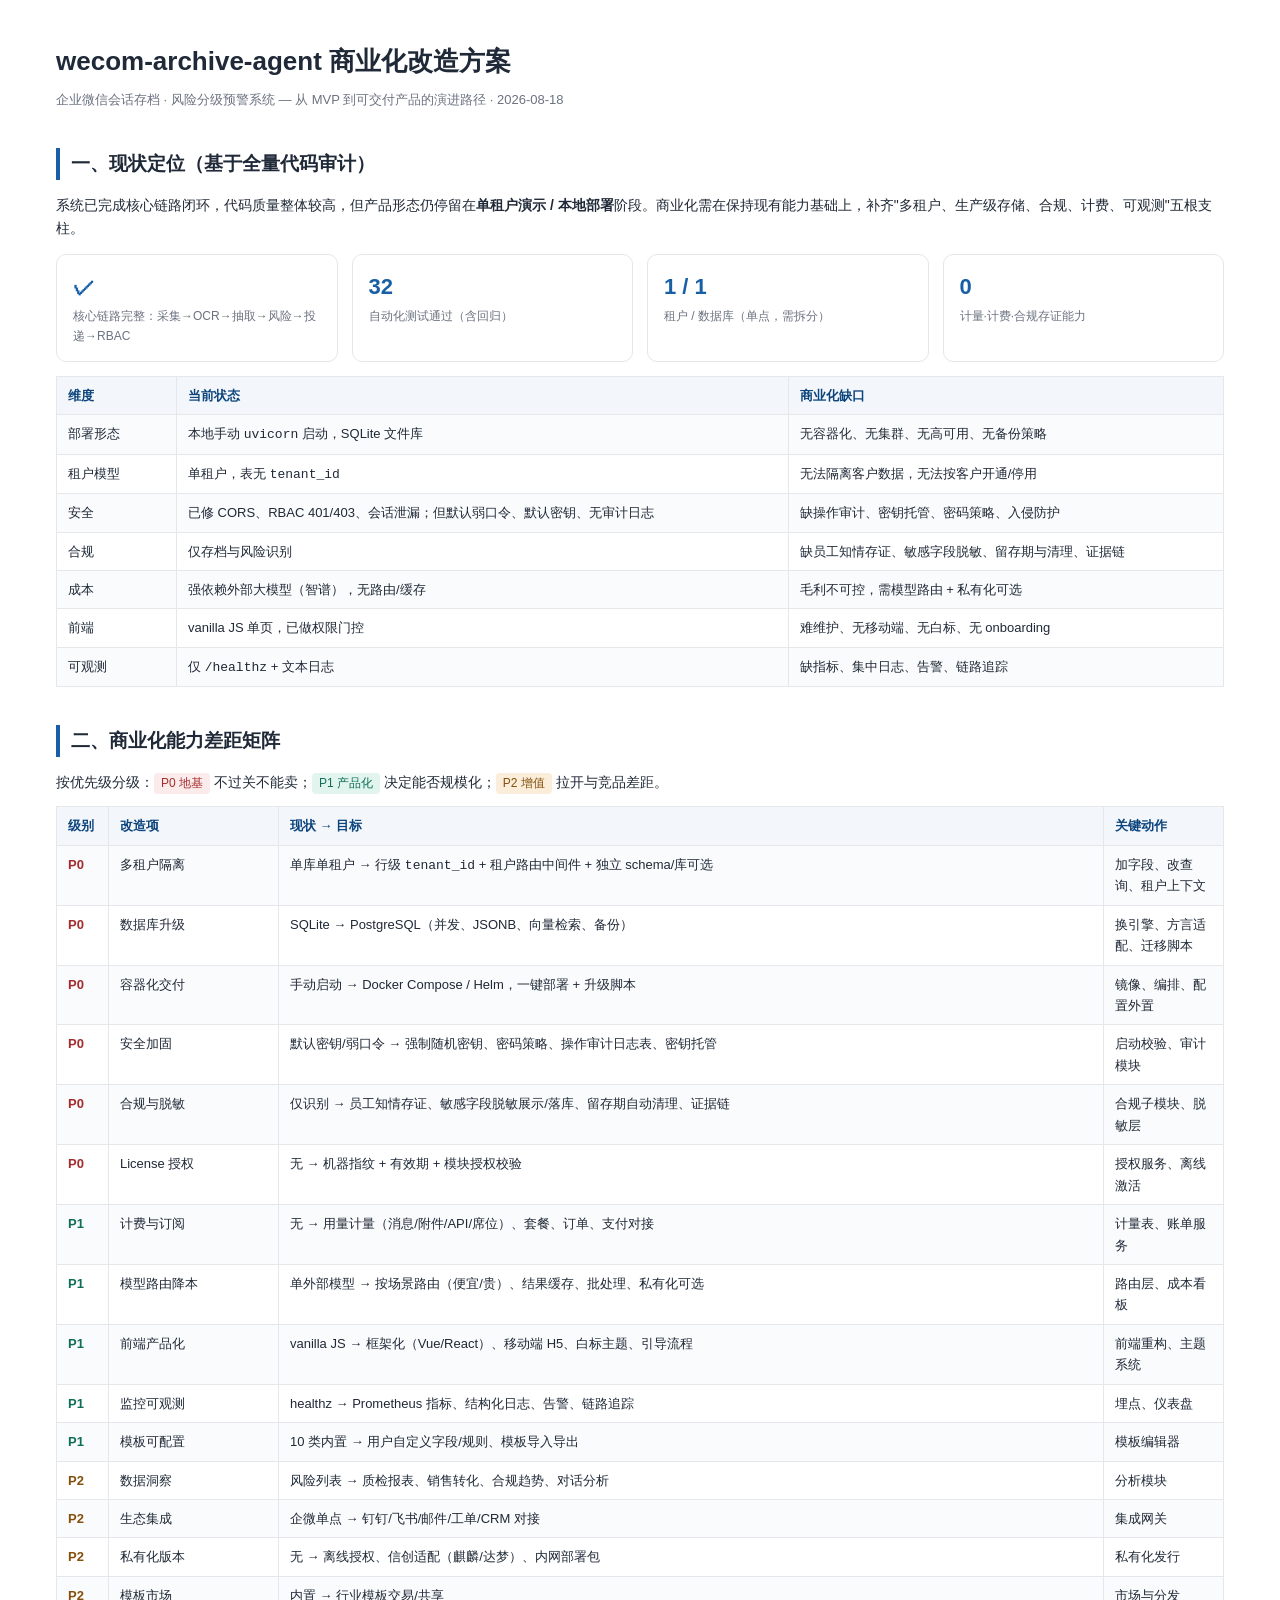
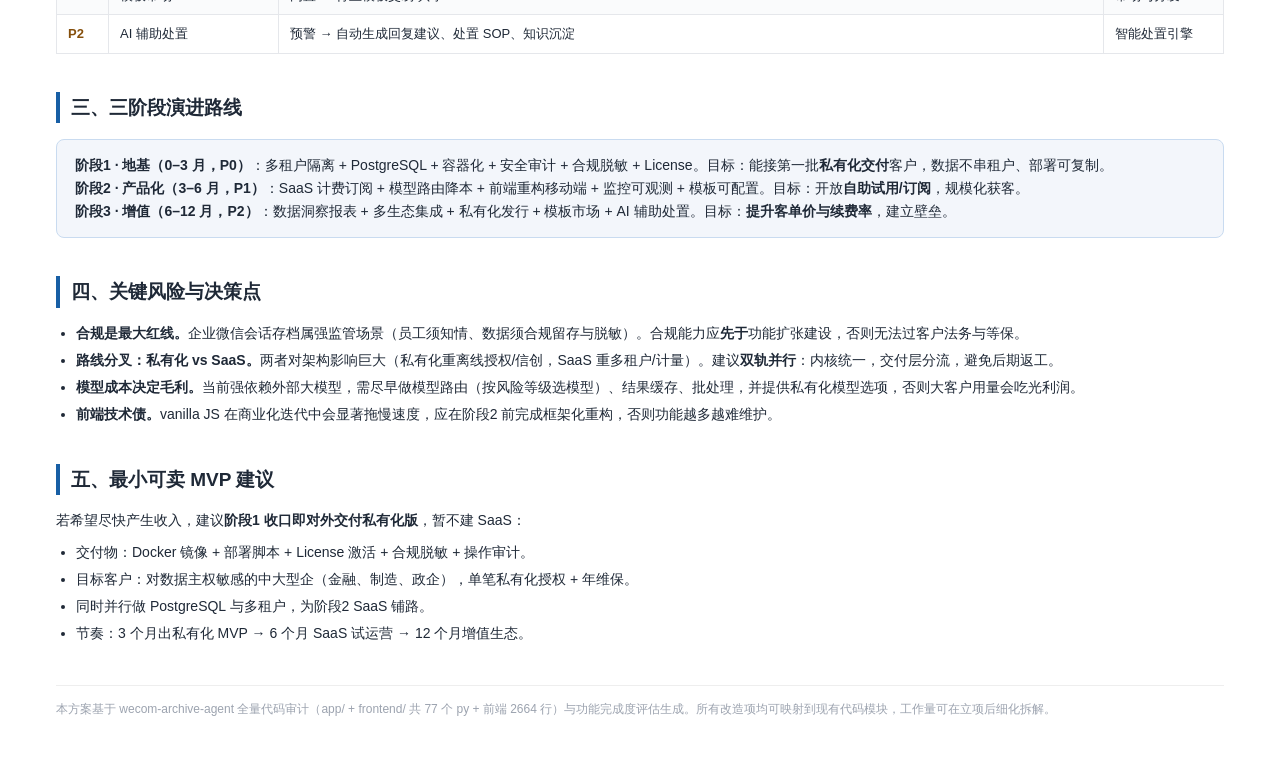
<file: docs/商业化改造方案.html>
<!DOCTYPE html>
<html lang="zh-CN">
<head>
<meta charset="UTF-8">
<meta name="viewport" content="width=device-width, initial-scale=1.0">
<title>wecom-archive-agent 商业化改造方案</title>
<style>
  * { box-sizing: border-box; }
  body { font-family: -apple-system, "Segoe UI", "PingFang SC", "Microsoft YaHei", sans-serif;
         color: #1f2937; line-height: 1.65; margin: 0; padding: 40px 56px; background: #fff; }
  h1 { font-size: 26px; font-weight: 700; margin: 0 0 6px; }
  h2 { font-size: 19px; font-weight: 700; margin: 38px 0 14px; padding-left: 11px; border-left: 4px solid #185FA5; }
  h3 { font-size: 15px; font-weight: 600; margin: 22px 0 8px; }
  p { margin: 8px 0; font-size: 14px; }
  .sub { color: #6b7280; font-size: 13px; margin-bottom: 24px; }
  table { width: 100%; border-collapse: collapse; margin: 12px 0 4px; font-size: 13px; }
  th, td { border: 1px solid #e5e7eb; padding: 8px 11px; text-align: left; vertical-align: top; }
  th { background: #f3f6fb; font-weight: 600; color: #0C447C; }
  tr:nth-child(even) td { background: #fafbfc; }
  .p0 { color: #A32D2D; font-weight: 700; }
  .p1 { color: #0F6E56; font-weight: 700; }
  .p2 { color: #854F0B; font-weight: 700; }
  .tag { display: inline-block; padding: 1px 7px; border-radius: 4px; font-size: 12px; }
  .t0 { background: #FCEBEB; color: #A32D2D; }
  .t1 { background: #E1F5EE; color: #0F6E56; }
  .t2 { background: #FAEEDA; color: #854F0B; }
  ul { margin: 8px 0; padding-left: 20px; font-size: 14px; }
  li { margin: 4px 0; }
  .callout { background: #f3f6fb; border: 1px solid #c9dbf0; border-radius: 8px; padding: 14px 18px; margin: 16px 0; font-size: 14px; }
  .footer { margin-top: 40px; padding-top: 14px; border-top: 1px solid #eee; color: #9ca3af; font-size: 12px; }
  .metrics { display: flex; gap: 14px; flex-wrap: wrap; margin: 14px 0; }
  .metric { flex: 1; min-width: 150px; border: 1px solid #e5e7eb; border-radius: 10px; padding: 14px 16px; }
  .metric .n { font-size: 22px; font-weight: 700; color: #185FA5; }
  .metric .l { font-size: 12px; color: #6b7280; margin-top: 2px; }
  @media print { body { padding: 18px; } h2 { page-break-after: avoid; } table { page-break-inside: avoid; } }
</style>
</head>
<body>
  <h1>wecom-archive-agent 商业化改造方案</h1>
  <div class="sub">企业微信会话存档 · 风险分级预警系统 — 从 MVP 到可交付产品的演进路径 · 2026-08-18</div>

  <h2>一、现状定位（基于全量代码审计）</h2>
  <p>系统已完成核心链路闭环，代码质量整体较高，但产品形态仍停留在<strong>单租户演示 / 本地部署</strong>阶段。商业化需在保持现有能力基础上，补齐"多租户、生产级存储、合规、计费、可观测"五根支柱。</p>
  <div class="metrics">
    <div class="metric"><div class="n">✓</div><div class="l">核心链路完整：采集→OCR→抽取→风险→投递→RBAC</div></div>
    <div class="metric"><div class="n">32</div><div class="l">自动化测试通过（含回归）</div></div>
    <div class="metric"><div class="n">1 / 1</div><div class="l">租户 / 数据库（单点，需拆分）</div></div>
    <div class="metric"><div class="n">0</div><div class="l">计量·计费·合规存证能力</div></div>
  </div>
  <table>
    <tr><th style="width:120px">维度</th><th>当前状态</th><th>商业化缺口</th></tr>
    <tr><td>部署形态</td><td>本地手动 <code>uvicorn</code> 启动，SQLite 文件库</td><td>无容器化、无集群、无高可用、无备份策略</td></tr>
    <tr><td>租户模型</td><td>单租户，表无 <code>tenant_id</code></td><td>无法隔离客户数据，无法按客户开通/停用</td></tr>
    <tr><td>安全</td><td>已修 CORS、RBAC 401/403、会话泄漏；但默认弱口令、默认密钥、无审计日志</td><td>缺操作审计、密钥托管、密码策略、入侵防护</td></tr>
    <tr><td>合规</td><td>仅存档与风险识别</td><td>缺员工知情存证、敏感字段脱敏、留存期与清理、证据链</td></tr>
    <tr><td>成本</td><td>强依赖外部大模型（智谱），无路由/缓存</td><td>毛利不可控，需模型路由 + 私有化可选</td></tr>
    <tr><td>前端</td><td>vanilla JS 单页，已做权限门控</td><td>难维护、无移动端、无白标、无 onboarding</td></tr>
    <tr><td>可观测</td><td>仅 <code>/healthz</code> + 文本日志</td><td>缺指标、集中日志、告警、链路追踪</td></tr>
  </table>

  <h2>二、商业化能力差距矩阵</h2>
  <p>按优先级分级：<span class="tag t0">P0 地基</span> 不过关不能卖；<span class="tag t1">P1 产品化</span> 决定能否规模化；<span class="tag t2">P2 增值</span> 拉开与竞品差距。</p>
  <table>
    <tr><th style="width:52px">级别</th><th style="width:170px">改造项</th><th>现状 → 目标</th><th style="width:120px">关键动作</th></tr>
    <tr><td class="p0">P0</td><td>多租户隔离</td><td>单库单租户 → 行级 <code>tenant_id</code> + 租户路由中间件 + 独立 schema/库可选</td><td>加字段、改查询、租户上下文</td></tr>
    <tr><td class="p0">P0</td><td>数据库升级</td><td>SQLite → PostgreSQL（并发、JSONB、向量检索、备份）</td><td>换引擎、方言适配、迁移脚本</td></tr>
    <tr><td class="p0">P0</td><td>容器化交付</td><td>手动启动 → Docker Compose / Helm，一键部署 + 升级脚本</td><td>镜像、编排、配置外置</td></tr>
    <tr><td class="p0">P0</td><td>安全加固</td><td>默认密钥/弱口令 → 强制随机密钥、密码策略、操作审计日志表、密钥托管</td><td>启动校验、审计模块</td></tr>
    <tr><td class="p0">P0</td><td>合规与脱敏</td><td>仅识别 → 员工知情存证、敏感字段脱敏展示/落库、留存期自动清理、证据链</td><td>合规子模块、脱敏层</td></tr>
    <tr><td class="p0">P0</td><td>License 授权</td><td>无 → 机器指纹 + 有效期 + 模块授权校验</td><td>授权服务、离线激活</td></tr>
    <tr><td class="p1">P1</td><td>计费与订阅</td><td>无 → 用量计量（消息/附件/API/席位）、套餐、订单、支付对接</td><td>计量表、账单服务</td></tr>
    <tr><td class="p1">P1</td><td>模型路由降本</td><td>单外部模型 → 按场景路由（便宜/贵）、结果缓存、批处理、私有化可选</td><td>路由层、成本看板</td></tr>
    <tr><td class="p1">P1</td><td>前端产品化</td><td>vanilla JS → 框架化（Vue/React）、移动端 H5、白标主题、引导流程</td><td>前端重构、主题系统</td></tr>
    <tr><td class="p1">P1</td><td>监控可观测</td><td>healthz → Prometheus 指标、结构化日志、告警、链路追踪</td><td>埋点、仪表盘</td></tr>
    <tr><td class="p1">P1</td><td>模板可配置</td><td>10 类内置 → 用户自定义字段/规则、模板导入导出</td><td>模板编辑器</td></tr>
    <tr><td class="p2">P2</td><td>数据洞察</td><td>风险列表 → 质检报表、销售转化、合规趋势、对话分析</td><td>分析模块</td></tr>
    <tr><td class="p2">P2</td><td>生态集成</td><td>企微单点 → 钉钉/飞书/邮件/工单/CRM 对接</td><td>集成网关</td></tr>
    <tr><td class="p2">P2</td><td>私有化版本</td><td>无 → 离线授权、信创适配（麒麟/达梦）、内网部署包</td><td>私有化发行</td></tr>
    <tr><td class="p2">P2</td><td>模板市场</td><td>内置 → 行业模板交易/共享</td><td>市场与分发</td></tr>
    <tr><td class="p2">P2</td><td>AI 辅助处置</td><td>预警 → 自动生成回复建议、处置 SOP、知识沉淀</td><td>智能处置引擎</td></tr>
  </table>

  <h2>三、三阶段演进路线</h2>
  <div class="callout">
    <strong>阶段1 · 地基（0–3 月，P0）</strong>：多租户隔离 + PostgreSQL + 容器化 + 安全审计 + 合规脱敏 + License。目标：能接第一批<strong>私有化交付</strong>客户，数据不串租户、部署可复制。<br>
    <strong>阶段2 · 产品化（3–6 月，P1）</strong>：SaaS 计费订阅 + 模型路由降本 + 前端重构移动端 + 监控可观测 + 模板可配置。目标：开放<strong>自助试用/订阅</strong>，规模化获客。<br>
    <strong>阶段3 · 增值（6–12 月，P2）</strong>：数据洞察报表 + 多生态集成 + 私有化发行 + 模板市场 + AI 辅助处置。目标：<strong>提升客单价与续费率</strong>，建立壁垒。
  </div>

  <h2>四、关键风险与决策点</h2>
  <ul>
    <li><strong>合规是最大红线。</strong>企业微信会话存档属强监管场景（员工须知情、数据须合规留存与脱敏）。合规能力应<strong>先于</strong>功能扩张建设，否则无法过客户法务与等保。</li>
    <li><strong>路线分叉：私有化 vs SaaS。</strong>两者对架构影响巨大（私有化重离线授权/信创，SaaS 重多租户/计量）。建议<strong>双轨并行</strong>：内核统一，交付层分流，避免后期返工。</li>
    <li><strong>模型成本决定毛利。</strong>当前强依赖外部大模型，需尽早做模型路由（按风险等级选模型）、结果缓存、批处理，并提供私有化模型选项，否则大客户用量会吃光利润。</li>
    <li><strong>前端技术债。</strong>vanilla JS 在商业化迭代中会显著拖慢速度，应在阶段2 前完成框架化重构，否则功能越多越难维护。</li>
  </ul>

  <h2>五、最小可卖 MVP 建议</h2>
  <p>若希望尽快产生收入，建议<strong>阶段1 收口即对外交付私有化版</strong>，暂不建 SaaS：</p>
  <ul>
    <li>交付物：Docker 镜像 + 部署脚本 + License 激活 + 合规脱敏 + 操作审计。</li>
    <li>目标客户：对数据主权敏感的中大型企（金融、制造、政企），单笔私有化授权 + 年维保。</li>
    <li>同时并行做 PostgreSQL 与多租户，为阶段2 SaaS 铺路。</li>
    <li>节奏：3 个月出私有化 MVP → 6 个月 SaaS 试运营 → 12 个月增值生态。</li>
  </ul>

  <div class="footer">
    本方案基于 wecom-archive-agent 全量代码审计（app/ + frontend/ 共 77 个 py + 前端 2664 行）与功能完成度评估生成。所有改造项均可映射到现有代码模块，工作量可在立项后细化拆解。
  </div>
</body>
</html>
</file>
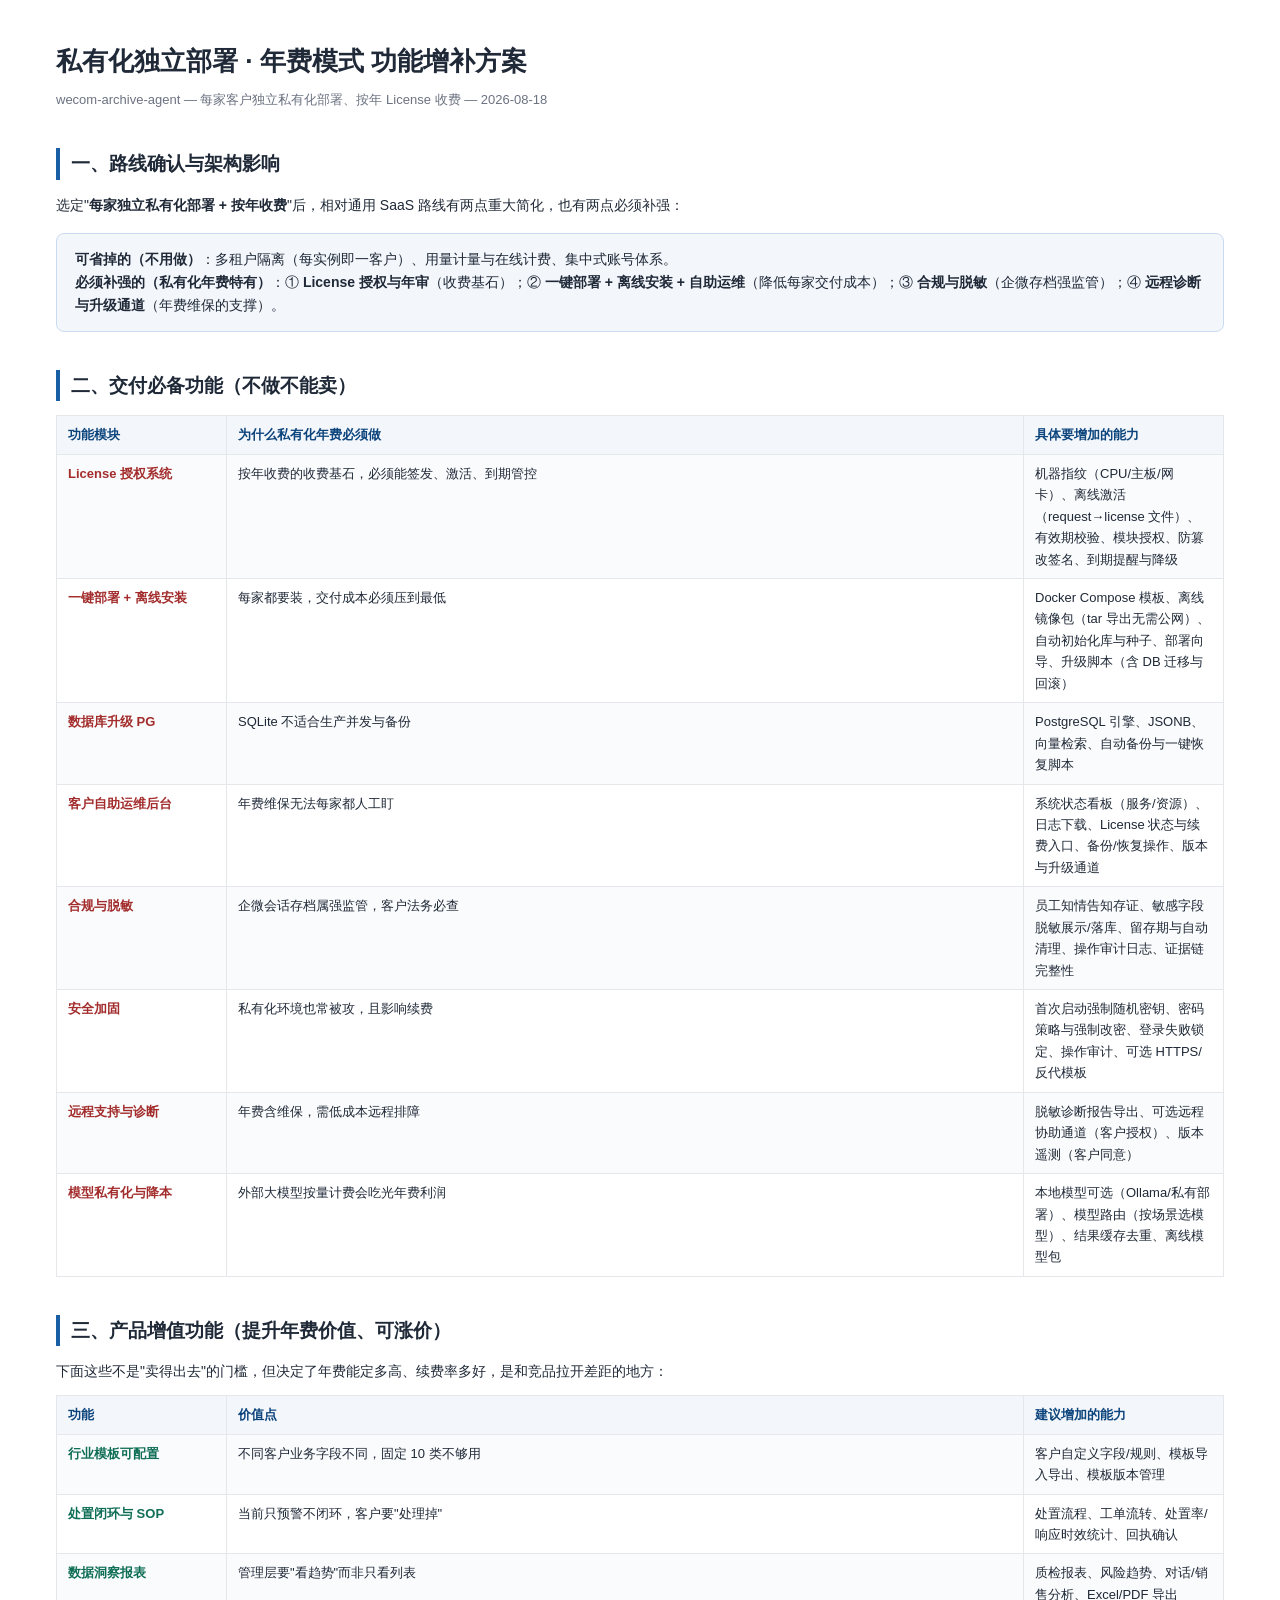
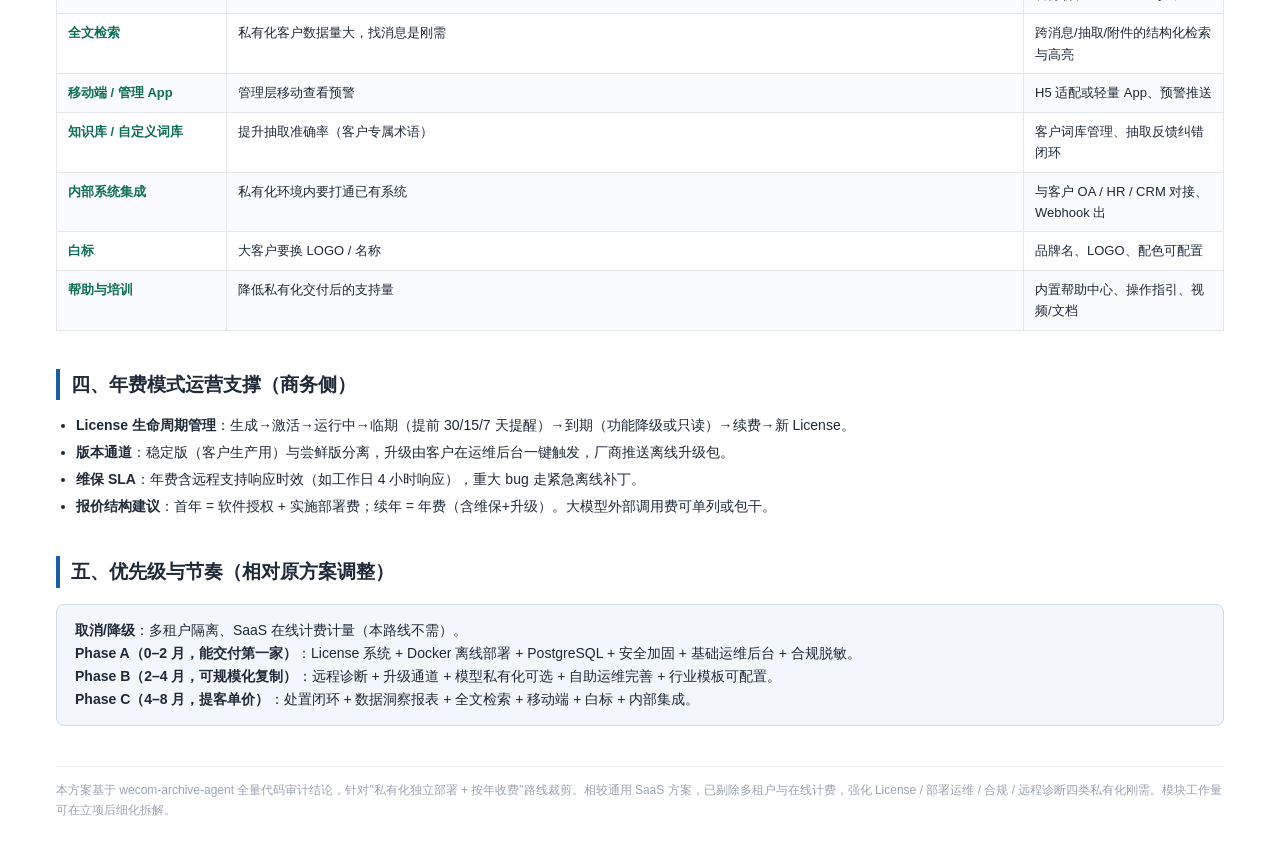
<file: docs/私有化年费交付方案.html>
<!DOCTYPE html>
<html lang="zh-CN">
<head>
<meta charset="UTF-8">
<meta name="viewport" content="width=device-width, initial-scale=1.0">
<title>私有化独立部署·年费模式 功能增补方案</title>
<style>
  * { box-sizing: border-box; }
  body { font-family: -apple-system, "Segoe UI", "PingFang SC", "Microsoft YaHei", sans-serif;
         color: #1f2937; line-height: 1.65; margin: 0; padding: 40px 56px; background: #fff; }
  h1 { font-size: 26px; font-weight: 700; margin: 0 0 6px; }
  h2 { font-size: 19px; font-weight: 700; margin: 38px 0 14px; padding-left: 11px; border-left: 4px solid #185FA5; }
  h3 { font-size: 15px; font-weight: 600; margin: 22px 0 8px; }
  p { margin: 8px 0; font-size: 14px; }
  .sub { color: #6b7280; font-size: 13px; margin-bottom: 24px; }
  table { width: 100%; border-collapse: collapse; margin: 12px 0 4px; font-size: 13px; }
  th, td { border: 1px solid #e5e7eb; padding: 8px 11px; text-align: left; vertical-align: top; }
  th { background: #f3f6fb; font-weight: 600; color: #0C447C; }
  tr:nth-child(even) td { background: #fafbfc; }
  .must { color: #A32D2D; font-weight: 700; }
  .plus { color: #0F6E56; font-weight: 700; }
  .ops  { color: #854F0B; font-weight: 700; }
  .tag { display: inline-block; padding: 1px 7px; border-radius: 4px; font-size: 12px; }
  .tm { background: #FCEBEB; color: #A32D2D; }
  .tp { background: #E1F5EE; color: #0F6E56; }
  .to { background: #FAEEDA; color: #854F0B; }
  ul { margin: 8px 0; padding-left: 20px; font-size: 14px; }
  li { margin: 4px 0; }
  .callout { background: #f3f6fb; border: 1px solid #c9dbf0; border-radius: 8px; padding: 14px 18px; margin: 16px 0; font-size: 14px; }
  .footer { margin-top: 40px; padding-top: 14px; border-top: 1px solid #eee; color: #9ca3af; font-size: 12px; }
  @media print { body { padding: 18px; } h2 { page-break-after: avoid; } table { page-break-inside: avoid; } }
</style>
</head>
<body>
  <h1>私有化独立部署 · 年费模式 功能增补方案</h1>
  <div class="sub">wecom-archive-agent — 每家客户独立私有化部署、按年 License 收费 — 2026-08-18</div>

  <h2>一、路线确认与架构影响</h2>
  <p>选定"<strong>每家独立私有化部署 + 按年收费</strong>"后，相对通用 SaaS 路线有两点重大简化，也有两点必须补强：</p>
  <div class="callout">
    <strong>可省掉的（不用做）</strong>：多租户隔离（每实例即一客户）、用量计量与在线计费、集中式账号体系。<br>
    <strong>必须补强的（私有化年费特有）</strong>：① <strong>License 授权与年审</strong>（收费基石）；② <strong>一键部署 + 离线安装 + 自助运维</strong>（降低每家交付成本）；③ <strong>合规与脱敏</strong>（企微存档强监管）；④ <strong>远程诊断与升级通道</strong>（年费维保的支撑）。
  </div>

  <h2>二、交付必备功能（不做不能卖）</h2>
  <table>
    <tr><th style="width:170px">功能模块</th><th>为什么私有化年费必须做</th><th style="width:200px">具体要增加的能力</th></tr>
    <tr><td class="must">License 授权系统</td><td>按年收费的收费基石，必须能签发、激活、到期管控</td><td>机器指纹（CPU/主板/网卡）、离线激活（request→license 文件）、有效期校验、模块授权、防篡改签名、到期提醒与降级</td></tr>
    <tr><td class="must">一键部署 + 离线安装</td><td>每家都要装，交付成本必须压到最低</td><td>Docker Compose 模板、离线镜像包（tar 导出无需公网）、自动初始化库与种子、部署向导、升级脚本（含 DB 迁移与回滚）</td></tr>
    <tr><td class="must">数据库升级 PG</td><td>SQLite 不适合生产并发与备份</td><td>PostgreSQL 引擎、JSONB、向量检索、自动备份与一键恢复脚本</td></tr>
    <tr><td class="must">客户自助运维后台</td><td>年费维保无法每家都人工盯</td><td>系统状态看板（服务/资源）、日志下载、License 状态与续费入口、备份/恢复操作、版本与升级通道</td></tr>
    <tr><td class="must">合规与脱敏</td><td>企微会话存档属强监管，客户法务必查</td><td>员工知情告知存证、敏感字段脱敏展示/落库、留存期与自动清理、操作审计日志、证据链完整性</td></tr>
    <tr><td class="must">安全加固</td><td>私有化环境也常被攻，且影响续费</td><td>首次启动强制随机密钥、密码策略与强制改密、登录失败锁定、操作审计、可选 HTTPS/反代模板</td></tr>
    <tr><td class="must">远程支持与诊断</td><td>年费含维保，需低成本远程排障</td><td>脱敏诊断报告导出、可选远程协助通道（客户授权）、版本遥测（客户同意）</td></tr>
    <tr><td class="must">模型私有化与降本</td><td>外部大模型按量计费会吃光年费利润</td><td>本地模型可选（Ollama/私有部署）、模型路由（按场景选模型）、结果缓存去重、离线模型包</td></tr>
  </table>

  <h2>三、产品增值功能（提升年费价值、可涨价）</h2>
  <p>下面这些不是"卖得出去"的门槛，但决定了年费能定多高、续费率多好，是和竞品拉开差距的地方：</p>
  <table>
    <tr><th style="width:170px">功能</th><th>价值点</th><th style="width:200px">建议增加的能力</th></tr>
    <tr><td class="plus">行业模板可配置</td><td>不同客户业务字段不同，固定 10 类不够用</td><td>客户自定义字段/规则、模板导入导出、模板版本管理</td></tr>
    <tr><td class="plus">处置闭环与 SOP</td><td>当前只预警不闭环，客户要"处理掉"</td><td>处置流程、工单流转、处置率/响应时效统计、回执确认</td></tr>
    <tr><td class="plus">数据洞察报表</td><td>管理层要"看趋势"而非只看列表</td><td>质检报表、风险趋势、对话/销售分析、Excel/PDF 导出</td></tr>
    <tr><td class="plus">全文检索</td><td>私有化客户数据量大，找消息是刚需</td><td>跨消息/抽取/附件的结构化检索与高亮</td></tr>
    <tr><td class="plus">移动端 / 管理 App</td><td>管理层移动查看预警</td><td>H5 适配或轻量 App、预警推送</td></tr>
    <tr><td class="plus">知识库 / 自定义词库</td><td>提升抽取准确率（客户专属术语）</td><td>客户词库管理、抽取反馈纠错闭环</td></tr>
    <tr><td class="plus">内部系统集成</td><td>私有化环境内要打通已有系统</td><td>与客户 OA / HR / CRM 对接、Webhook 出</td></tr>
    <tr><td class="plus">白标</td><td>大客户要换 LOGO / 名称</td><td>品牌名、LOGO、配色可配置</td></tr>
    <tr><td class="plus">帮助与培训</td><td>降低私有化交付后的支持量</td><td>内置帮助中心、操作指引、视频/文档</td></tr>
  </table>

  <h2>四、年费模式运营支撑（商务侧）</h2>
  <ul>
    <li><strong>License 生命周期管理</strong>：生成→激活→运行中→临期（提前 30/15/7 天提醒）→到期（功能降级或只读）→续费→新 License。</li>
    <li><strong>版本通道</strong>：稳定版（客户生产用）与尝鲜版分离，升级由客户在运维后台一键触发，厂商推送离线升级包。</li>
    <li><strong>维保 SLA</strong>：年费含远程支持响应时效（如工作日 4 小时响应），重大 bug 走紧急离线补丁。</li>
    <li><strong>报价结构建议</strong>：首年 = 软件授权 + 实施部署费；续年 = 年费（含维保+升级）。大模型外部调用费可单列或包干。</li>
  </ul>

  <h2>五、优先级与节奏（相对原方案调整）</h2>
  <div class="callout">
    <strong>取消/降级</strong>：多租户隔离、SaaS 在线计费计量（本路线不需）。<br>
    <strong>Phase A（0–2 月，能交付第一家）</strong>：License 系统 + Docker 离线部署 + PostgreSQL + 安全加固 + 基础运维后台 + 合规脱敏。<br>
    <strong>Phase B（2–4 月，可规模化复制）</strong>：远程诊断 + 升级通道 + 模型私有化可选 + 自助运维完善 + 行业模板可配置。<br>
    <strong>Phase C（4–8 月，提客单价）</strong>：处置闭环 + 数据洞察报表 + 全文检索 + 移动端 + 白标 + 内部集成。
  </div>

  <div class="footer">
    本方案基于 wecom-archive-agent 全量代码审计结论，针对"私有化独立部署 + 按年收费"路线裁剪。相较通用 SaaS 方案，已剔除多租户与在线计费，强化 License / 部署运维 / 合规 / 远程诊断四类私有化刚需。模块工作量可在立项后细化拆解。
  </div>
</body>
</html>
</file>
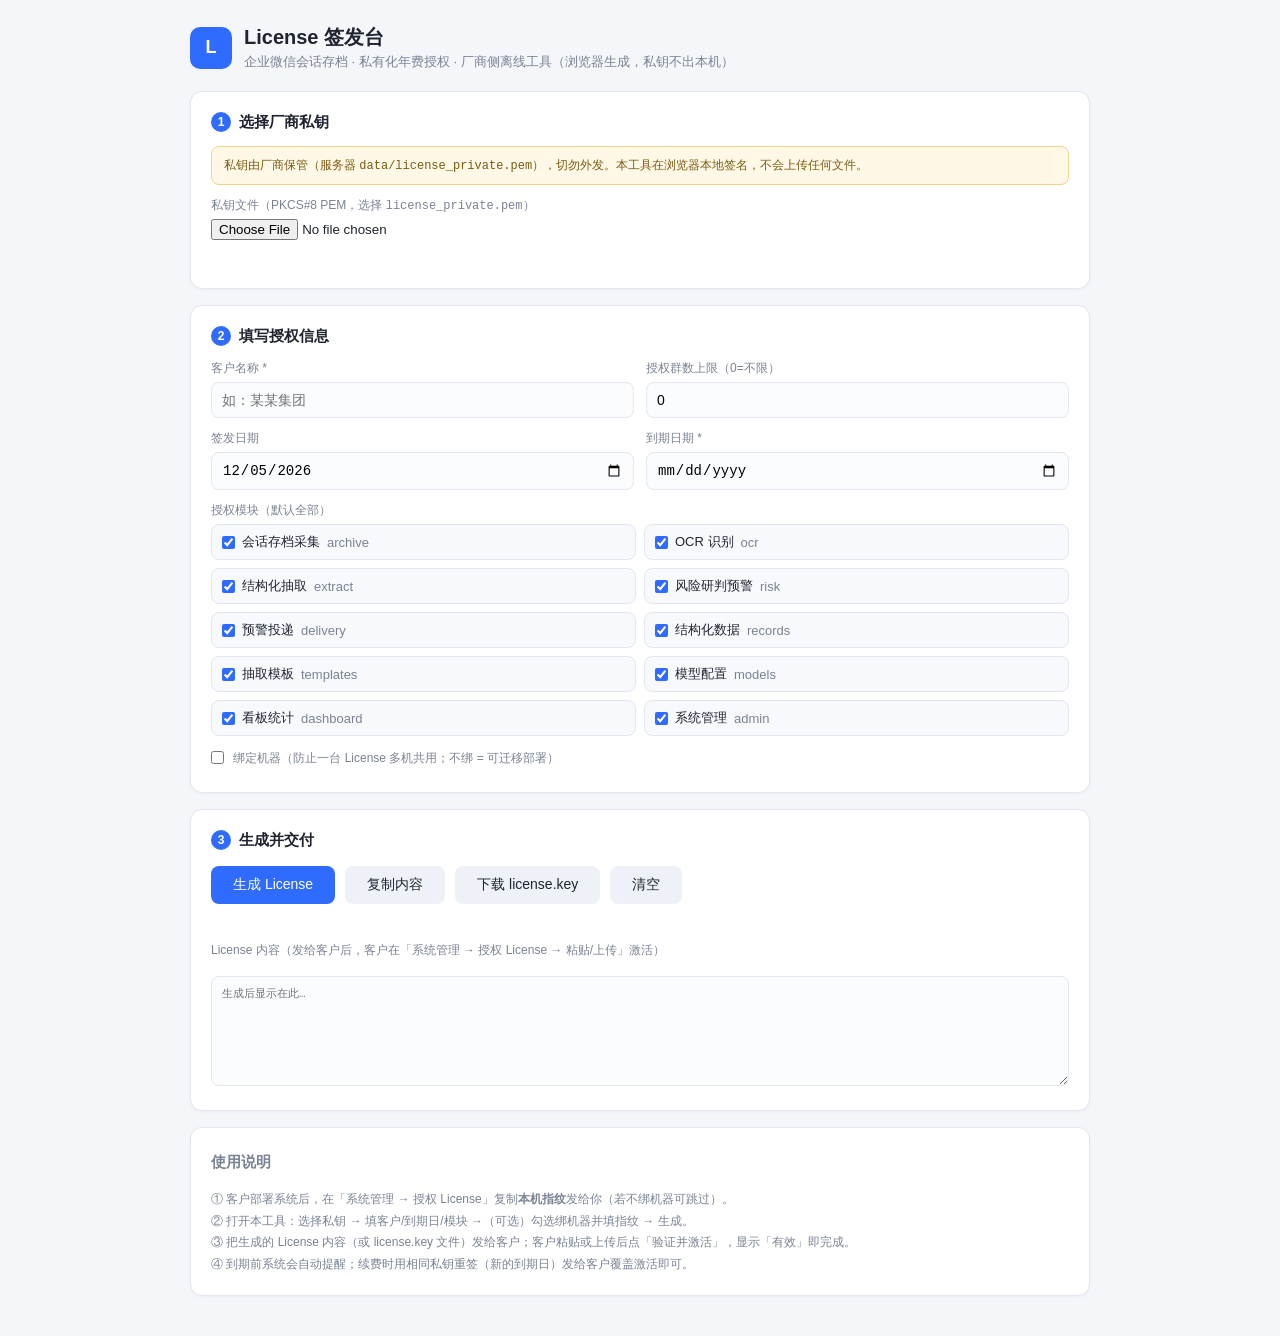
<file: tools/license_console.html>
<!DOCTYPE html>
<html lang="zh-CN">
<head>
<meta charset="UTF-8">
<meta name="viewport" content="width=device-width, initial-scale=1.0">
<title>License 签发台 · 企业微信会话存档（厂商工具）</title>
<style>
  :root { --bg:#f4f6fa; --card:#fff; --line:#e2e6ee; --text:#1f2430; --muted:#7a8294; --brand:#2f6bff; --ok:#16a34a; --err:#dc2626; }
  * { box-sizing:border-box; margin:0; padding:0; }
  body { font-family:"Microsoft YaHei",-apple-system,"Segoe UI",sans-serif; background:var(--bg); color:var(--text); padding:24px; }
  .wrap { max-width:900px; margin:0 auto; }
  header { display:flex; align-items:center; gap:12px; margin-bottom:20px; }
  .logo { width:42px; height:42px; border-radius:10px; background:var(--brand); color:#fff; display:flex; align-items:center; justify-content:center; font-weight:700; font-size:18px; }
  h1 { font-size:20px; }
  .sub { color:var(--muted); font-size:13px; margin-top:2px; }
  .card { background:var(--card); border:1px solid var(--line); border-radius:12px; padding:20px; margin-bottom:16px; box-shadow:0 1px 3px rgba(20,30,60,.04); }
  h2 { font-size:15px; margin-bottom:14px; display:flex; align-items:center; gap:8px; }
  .step { display:inline-flex; width:20px; height:20px; border-radius:50%; background:var(--brand); color:#fff; font-size:12px; align-items:center; justify-content:center; flex:none; }
  .grid { display:grid; grid-template-columns:1fr 1fr; gap:12px; }
  .grid .full { grid-column:1/-1; }
  label { display:block; font-size:12px; color:var(--muted); margin-bottom:5px; }
  input[type=text], input[type=date], select, textarea { width:100%; padding:9px 10px; border:1px solid var(--line); border-radius:8px; font-size:14px; background:#fbfcfe; outline:none; }
  input:focus, select:focus, textarea:focus { border-color:var(--brand); }
  textarea { font-family:Consolas,Menlo,monospace; font-size:12px; resize:vertical; }
  .mods { display:grid; grid-template-columns:repeat(2,1fr); gap:8px; }
  .mods label { display:flex; align-items:center; gap:7px; font-size:13px; color:var(--text); background:#f7f9fd; border:1px solid var(--line); border-radius:8px; padding:8px 10px; margin:0; cursor:pointer; }
  .mods input { accent-color:var(--brand); }
  .btns { display:flex; gap:10px; margin-top:16px; flex-wrap:wrap; }
  button { padding:10px 22px; border:none; border-radius:8px; font-size:14px; cursor:pointer; }
  .btn-primary { background:var(--brand); color:#fff; }
  .btn-primary:hover { filter:brightness(1.08); }
  .btn-ghost { background:#eef1f7; color:var(--text); }
  .out { width:100%; min-height:110px; margin-top:12px; font-size:11px; }
  .status { margin-top:10px; font-size:13px; min-height:18px; }
  .ok { color:var(--ok); } .err { color:var(--err); }
  .tips { font-size:12px; color:var(--muted); line-height:1.8; }
  .tips code { background:#f0f2f7; padding:1px 5px; border-radius:4px; font-size:11px; }
  .hint-box { background:#fff8e6; border:1px solid #f0d48a; border-radius:8px; padding:10px 12px; font-size:12px; color:#7a5b12; margin-bottom:12px; }
</style>
</head>
<body>
<div class="wrap">
  <header>
    <div class="logo">L</div>
    <div>
      <h1>License 签发台</h1>
      <div class="sub">企业微信会话存档 · 私有化年费授权 · 厂商侧离线工具（浏览器生成，私钥不出本机）</div>
    </div>
  </header>

  <div class="card">
    <h2><span class="step">1</span> 选择厂商私钥</h2>
    <div class="hint-box">私钥由厂商保管（服务器 <code>data/license_private.pem</code>），切勿外发。本工具在浏览器本地签名，不会上传任何文件。</div>
    <label>私钥文件（PKCS#8 PEM，选择 <code>license_private.pem</code>）</label>
    <input type="file" id="privFile" accept=".pem,.key">
    <div class="status" id="keyStatus"></div>
  </div>

  <div class="card">
    <h2><span class="step">2</span> 填写授权信息</h2>
    <div class="grid">
      <div><label>客户名称 *</label><input type="text" id="customer" placeholder="如：某某集团"></div>
      <div><label>授权群数上限（0=不限）</label><input type="text" id="maxRooms" value="0"></div>
      <div><label>签发日期</label><input type="date" id="issued"></div>
      <div><label>到期日期 *</label><input type="date" id="expire"></div>
    </div>
    <div style="margin-top:12px"><label>授权模块（默认全部）</label>
      <div class="mods" id="mods"></div>
    </div>
    <div style="margin-top:14px">
      <label><input type="checkbox" id="bindMachine" style="accent-color:var(--brand); margin-right:6px; vertical-align:-2px;"> 绑定机器（防止一台 License 多机共用；不绑 = 可迁移部署）</label>
    </div>
    <div id="fpRow" style="margin-top:10px; display:none">
      <label>客户机指纹（由客户系统「授权 License → 本机指纹」提供，32 位）</label>
      <input type="text" id="fp" placeholder="如 a7c452544e923dd35780cbb7283163d6">
    </div>
  </div>

  <div class="card">
    <h2><span class="step">3</span> 生成并交付</h2>
    <div class="btns">
      <button class="btn-primary" onclick="generate()">生成 License</button>
      <button class="btn-ghost" onclick="copyOut()">复制内容</button>
      <button class="btn-ghost" onclick="downloadOut()">下载 license.key</button>
      <button class="btn-ghost" onclick="clearOut()">清空</button>
    </div>
    <div class="status" id="genStatus"></div>
    <label style="margin-top:10px">License 内容（发给客户后，客户在「系统管理 → 授权 License → 粘贴/上传」激活）</label>
    <textarea class="out" id="out" placeholder="生成后显示在此…" readonly></textarea>
  </div>

  <div class="card tips">
    <h2>使用说明</h2>
    <p>① 客户部署系统后，在「系统管理 → 授权 License」复制<b>本机指纹</b>发给你（若不绑机器可跳过）。</p>
    <p>② 打开本工具：选择私钥 → 填客户/到期日/模块 →（可选）勾选绑机器并填指纹 → 生成。</p>
    <p>③ 把生成的 License 内容（或 license.key 文件）发给客户；客户粘贴或上传后点「验证并激活」，显示「有效」即完成。</p>
    <p>④ 到期前系统会自动提醒；续费时用相同私钥重签（新的到期日）发给客户覆盖激活即可。</p>
  </div>
</div>

<script>
const MODULES = [
  ["archive", "会话存档采集"], ["ocr", "OCR 识别"], ["extract", "结构化抽取"],
  ["risk", "风险研判预警"], ["delivery", "预警投递"], ["records", "结构化数据"],
  ["templates", "抽取模板"], ["models", "模型配置"], ["dashboard", "看板统计"], ["admin", "系统管理"],
];
let privKeyPem = "";

function b64url(bytes) {
  let s = "";
  for (let i = 0; i < bytes.length; i += 0x8000) s += String.fromCharCode.apply(null, bytes.subarray(i, i + 0x8000));
  return btoa(s).replace(/\+/g, "-").replace(/\//g, "_").replace(/=+$/, "");
}
function pemToDer(pem) {
  const b64 = pem.replace(/-----(BEGIN|END)[^-]+-----/g, "").replace(/\s+/g, "");
  const bin = atob(b64);
  const bytes = new Uint8Array(bin.length);
  for (let i = 0; i < bin.length; i++) bytes[i] = bin.charCodeAt(i);
  return bytes;
}

document.getElementById("issued").value = new Date().toISOString().slice(0, 10);
document.getElementById("mods").innerHTML = MODULES.map(
  ([k, label]) => `<label><input type="checkbox" value="${k}" checked> ${label} <span style="color:var(--muted)">${k}</span></label>`
).join("");
document.getElementById("bindMachine").onchange = (e) => {
  document.getElementById("fpRow").style.display = e.target.checked ? "" : "none";
};
document.getElementById("privFile").onchange = async (e) => {
  const f = e.target.files && e.target.files[0];
  if (!f) return;
  privKeyPem = await f.text();
  const st = document.getElementById("keyStatus");
  try {
    await crypto.subtle.importKey("pkcs8", pemToDer(privKeyPem), { name: "RSASSA-PKCS1-v1_5", hash: "SHA-256" }, false, ["sign"]);
    st.className = "status ok"; st.textContent = "✓ 私钥已加载：" + f.name;
  } catch (err) {
    st.className = "status err"; st.textContent = "✗ 私钥无效：" + err.message;
  }
};

async function generate() {
  const st = document.getElementById("genStatus");
  st.className = "status"; st.textContent = "";
  if (!privKeyPem) { st.className = "status err"; st.textContent = "请先在步骤 1 选择厂商私钥（license_private.pem）"; return; }
  const customer = document.getElementById("customer").value.trim();
  const expire = document.getElementById("expire").value;
  const issued = document.getElementById("issued").value || new Date().toISOString().slice(0, 10);
  const maxRooms = parseInt(document.getElementById("maxRooms").value || "0", 10);
  const bindMachine = document.getElementById("bindMachine").checked;
  const fp = bindMachine ? document.getElementById("fp").value.trim() : "";
  if (!customer) { st.className = "status err"; st.textContent = "请填写客户名称"; return; }
  if (!expire) { st.className = "status err"; st.textContent = "请选择到期日期"; return; }
  if (bindMachine && !fp) { st.className = "status err"; st.textContent = "已勾选绑定机器，请填写客户机指纹"; return; }
  const modules = Array.from(document.querySelectorAll('#mods input:checked')).map((x) => x.value);

  const payload = { customer, issued_at: issued, expire_at: expire, modules, max_rooms: maxRooms, machine_bound: bindMachine, fp };
  const body = b64url(new TextEncoder().encode(JSON.stringify(payload)));
  try {
    const key = await crypto.subtle.importKey("pkcs8", pemToDer(privKeyPem), { name: "RSASSA-PKCS1-v1_5", hash: "SHA-256" }, false, ["sign"]);
    const sig = new Uint8Array(await crypto.subtle.sign("RSASSA-PKCS1-v1_5", key, new TextEncoder().encode(body)));
    const lic = body + "." + b64url(sig);
    document.getElementById("out").value = lic;
    st.className = "status ok";
    st.textContent = `✓ 已生成：${customer}｜到期 ${expire}｜模块 ${modules.length} 个${bindMachine ? "｜已绑机器" : "｜未绑机器"}。可复制或下载发给客户。`;
  } catch (err) {
    st.className = "status err"; st.textContent = "生成失败：" + err.message;
  }
}
function copyOut() {
  const o = document.getElementById("out");
  if (!o.value) return;
  navigator.clipboard.writeText(o.value).then(() => toast("已复制到剪贴板")).catch(() => { o.select(); document.execCommand("copy"); toast("已复制"); });
}
function downloadOut() {
  const o = document.getElementById("out");
  if (!o.value) return;
  const blob = new Blob([o.value], { type: "text/plain" });
  const a = document.createElement("a");
  a.href = URL.createObjectURL(blob);
  a.download = "license.key";
  a.click();
  URL.revokeObjectURL(a.href);
}
function clearOut() { document.getElementById("out").value = ""; }
function toast(m) {
  const old = document.getElementById("toast");
  if (old) old.remove();
  const t = document.createElement("div");
  t.id = "toast";
  t.textContent = m;
  t.style.cssText = "position:fixed;bottom:24px;left:50%;transform:translateX(-50%);background:#1f2430;color:#fff;padding:10px 18px;border-radius:8px;font-size:13px;z-index:99;box-shadow:0 4px 14px rgba(0,0,0,.18)";
  document.body.appendChild(t);
  setTimeout(() => t.remove(), 2200);
}
</script>
</body>
</html>
</file>
